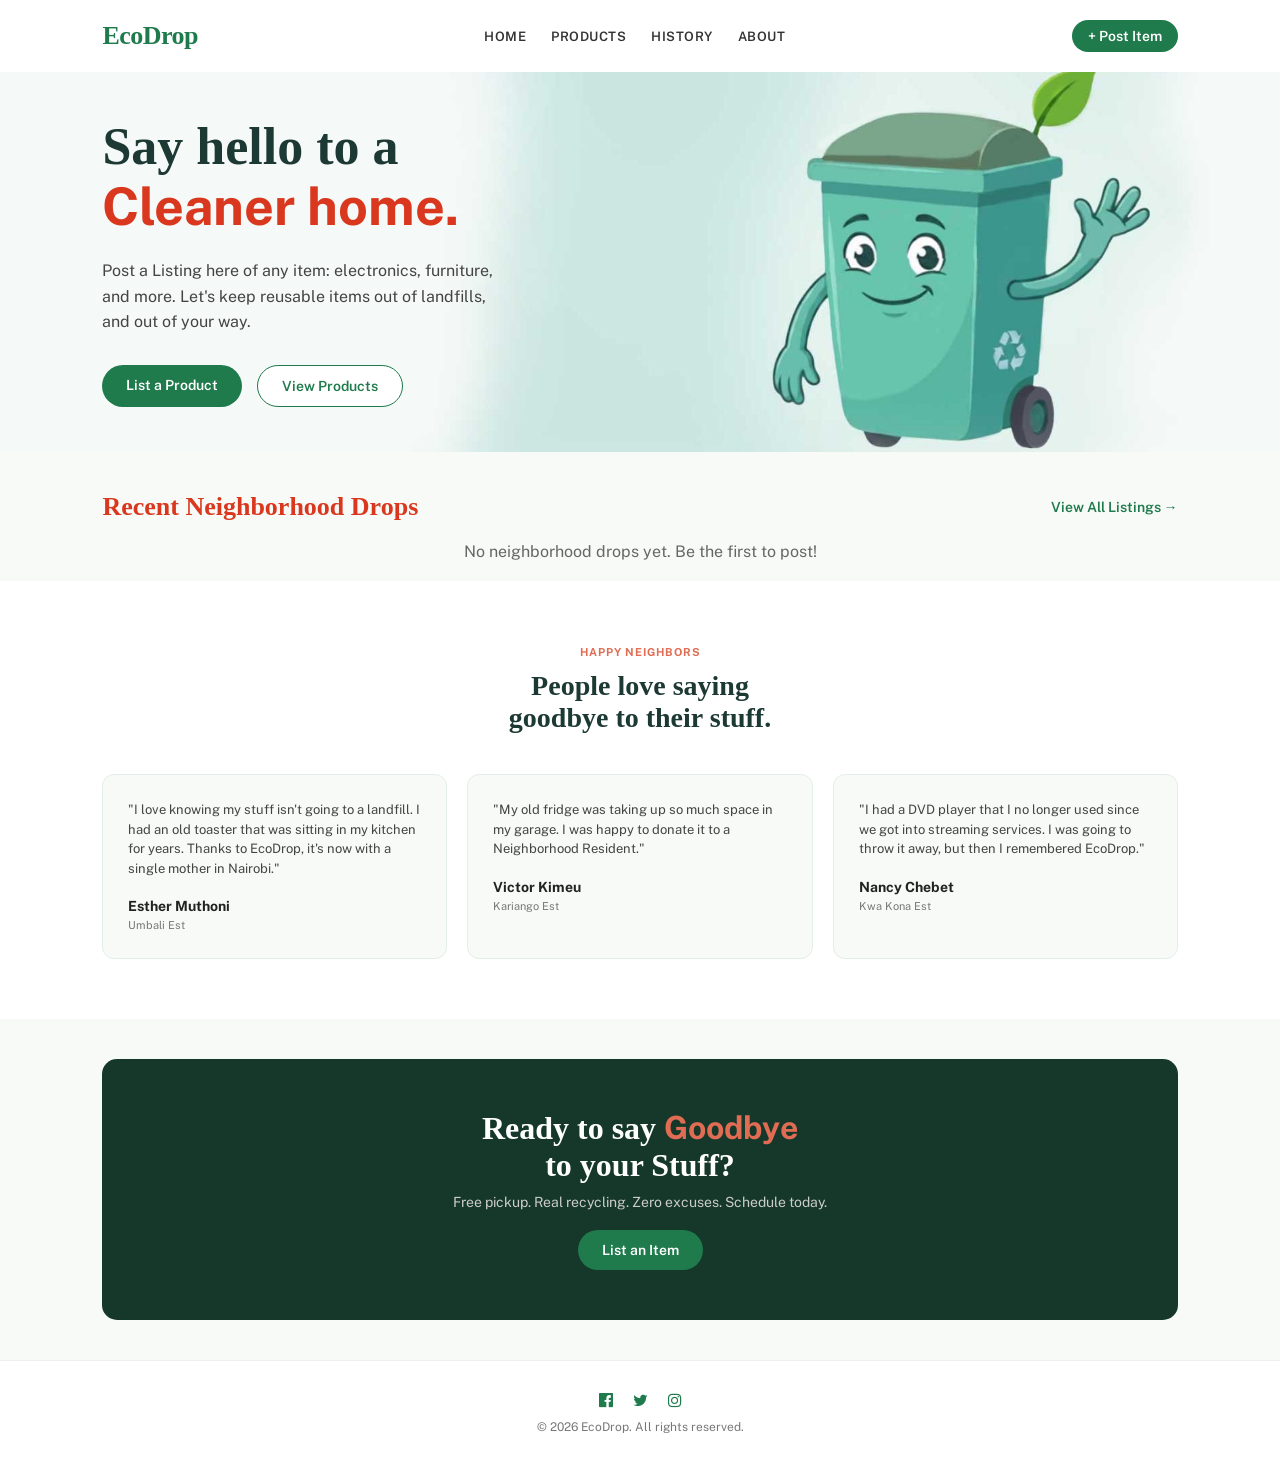
<file: index.html>
<!DOCTYPE html>
<html lang="en">

<head>
    <meta charset="UTF-8">
    <meta name="viewport" content="width=device-width, initial-scale=1.0">
    <title>EcoDrop - Neighborhood Recycling Directory</title>
    <link rel="stylesheet" href="style.css">
    <link rel="stylesheet" href="https://cdnjs.cloudflare.com/ajax/libs/font-awesome/4.7.0/css/font-awesome.min.css">
</head>

<body>
    <header>
    <div class="logo">EcoDrop</div>
    <nav>
        <a href="index.html">HOME</a>
        <a href="browse.html">PRODUCTS</a>
        <a href="history.html">HISTORY</a>
        <a href="about.html">ABOUT</a>
    </nav>
    <div class="nav-right">
    </div>
</header>

    <main>
        <section class="hero-box">
            <div class="hero-content">
                <h1>Say hello to a <br><span>Cleaner home.</span></h1>
                <p>Post a Listing here of any item: electronics, furniture,<br> and more. Let's keep reusable items out of
                    landfills, <br> and out of your way.</p>
                <div class="hero-btns">
                    <a href="post.html" class="btn-green">List a Product</a>
                    <a href="browse.html" class="btn-white">View Products</a>
                </div>
            </div>
        </section>

        <div class="section-header-row">
            <h2>Recent Neighborhood Drops</h2>
            <a href="browse.html" class="view-all-link">View All Listings →</a>
        </div>
        <section class="listings-container" style="padding-top: 0; padding-bottom: 20px;">
            <div id="featured-grid" class="item-grid"></div>
        </section>

        <section id="about-sec" class="testimonials-sec">
            <span class="sub-heading">HAPPY NEIGHBORS</span>
            <h2>People love saying <br>goodbye to their stuff.</h2>

            <div class="test-grid">
                <div class="test-card">
                    <p>"I love knowing my stuff isn't going to a landfill. I had an old toaster that was sitting in my
                        kitchen for years. Thanks to EcoDrop, it's now with a single mother in Nairobi."</p>
                    <h4>Esther Muthoni</h4>
                    <span>Umbali Est</span>
                </div>
                <div class="test-card">
                    <p>"My old fridge was taking up so much space in my garage. I was happy to donate it to a
                        Neighborhood Resident."</p>
                    <h4>Victor Kimeu</h4>
                    <span>Kariango Est</span>
                </div>
                <div class="test-card">
                    <p>"I had a DVD player that I no longer used since we got into streaming services. I was going to
                        throw it away, but then I remembered EcoDrop."</p>
                    <h4>Nancy Chebet</h4>
                    <span>Kwa Kona Est</span>
                </div>
            </div>
        </section>

        <section class="cta-banner">
            <h2>Ready to say <span style="color:#e06d53;">Goodbye</span><br>to your Stuff?</h2>
            <p>Free pickup. Real recycling. Zero excuses. Schedule today.</p>
            <a href="post.html" class="btn-green">List an Item</a>
        </section>
    </main>

    <footer>
        <div class="social-icons">
            <a href="https://www.facebook.com/" target="_blank"><i class="fa fa-facebook-official"></i></a>
            <a href="https://www.twitter.com/" target="_blank"><i class="fa fa-twitter"></i></a>
            <a href="https://www.instagram.com/" target="_blank"><i class="fa fa-instagram"></i></a>
        </div>
        <p>&copy; 2026 EcoDrop. All rights reserved.</p>
    </footer>

    <script src="script.js"></script>
</body>

</html>
</file>
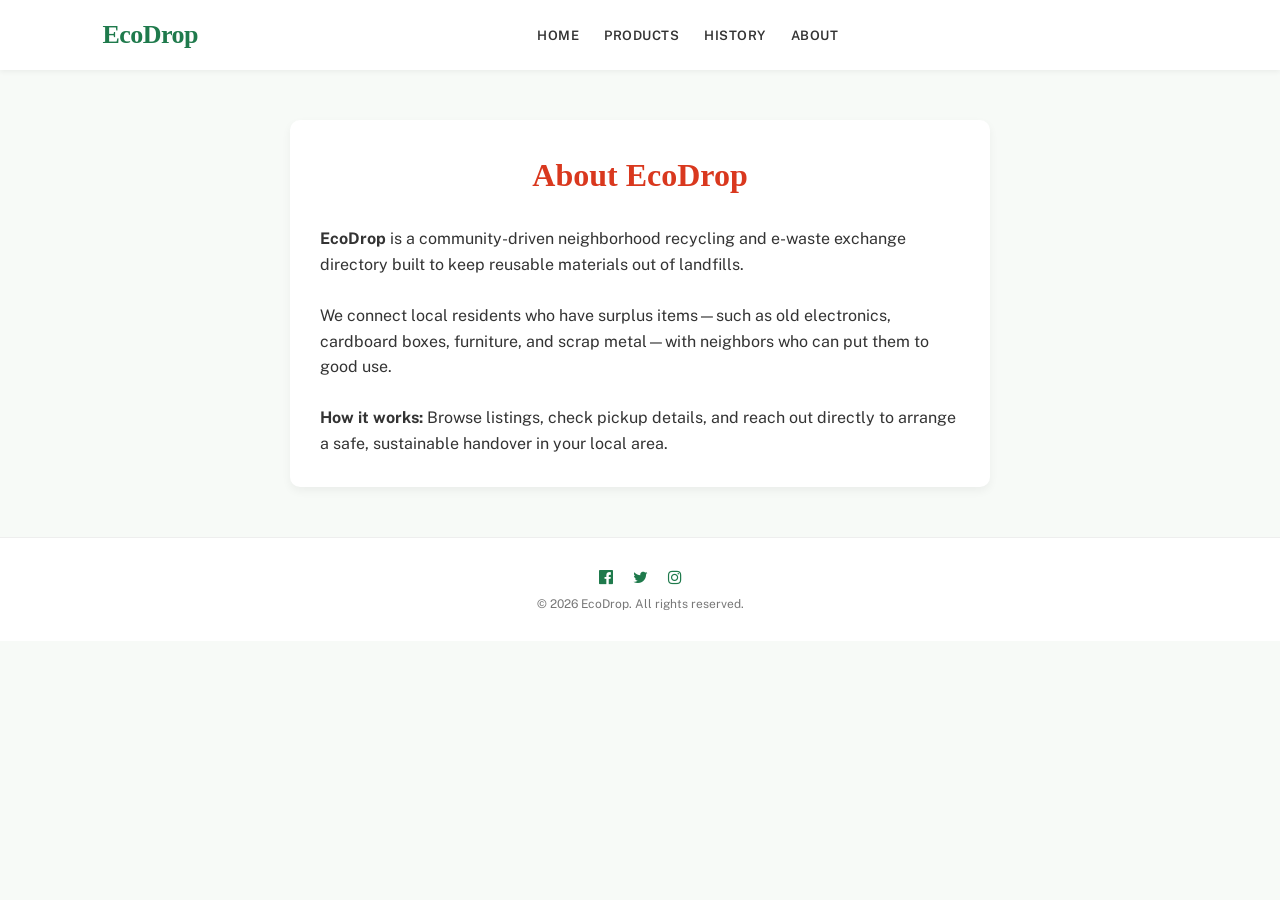
<file: about.html>
<!DOCTYPE html>
<html lang="en">
<head>
    <meta charset="UTF-8">
    <meta name="viewport" content="width=device-width, initial-scale=1.0">
    <title>About Us - EcoDrop</title>
    <link rel="stylesheet" href="style.css">
    <link rel="stylesheet" href="https://cdnjs.cloudflare.com/ajax/libs/font-awesome/4.7.0/css/font-awesome.min.css">
</head>
<body>
    <header>
    <div class="logo">EcoDrop</div>
    <nav>
        <a href="index.html">HOME</a>
        <a href="browse.html">PRODUCTS</a>
        <a href="history.html">HISTORY</a>
        <a href="about.html">ABOUT</a>
    </nav>
    <div class="nav-right">
    </div>
</header>

    <main>
        <section class="form-container" style="text-align: left; line-height: 1.6;">
            <h2 style="text-align: center;">About EcoDrop</h2>
            <p><strong>EcoDrop</strong> is a community-driven neighborhood recycling and e-waste exchange directory built to keep reusable materials out of landfills.</p>
            <br>
            <p>We connect local residents who have surplus items—such as old electronics, cardboard boxes, furniture, and scrap metal—with neighbors who can put them to good use.</p>
            <br>
            <p><strong>How it works:</strong> Browse listings, check pickup details, and reach out directly to arrange a safe, sustainable handover in your local area.</p>
        </section>
    </main>

    <footer>
        <div class="social-icons">
            <a href="https://www.facebook.com/" target="_blank"><i class="fa fa-facebook-official"></i></a>
            <a href="https://www.twitter.com/" target="_blank"><i class="fa fa-twitter"></i></a>
            <a href="https://www.instagram.com/" target="_blank"><i class="fa fa-instagram"></i></a>
        </div>
        <p>&copy; 2026 EcoDrop. All rights reserved.</p>
    </footer>
</body>
</html>
</file>
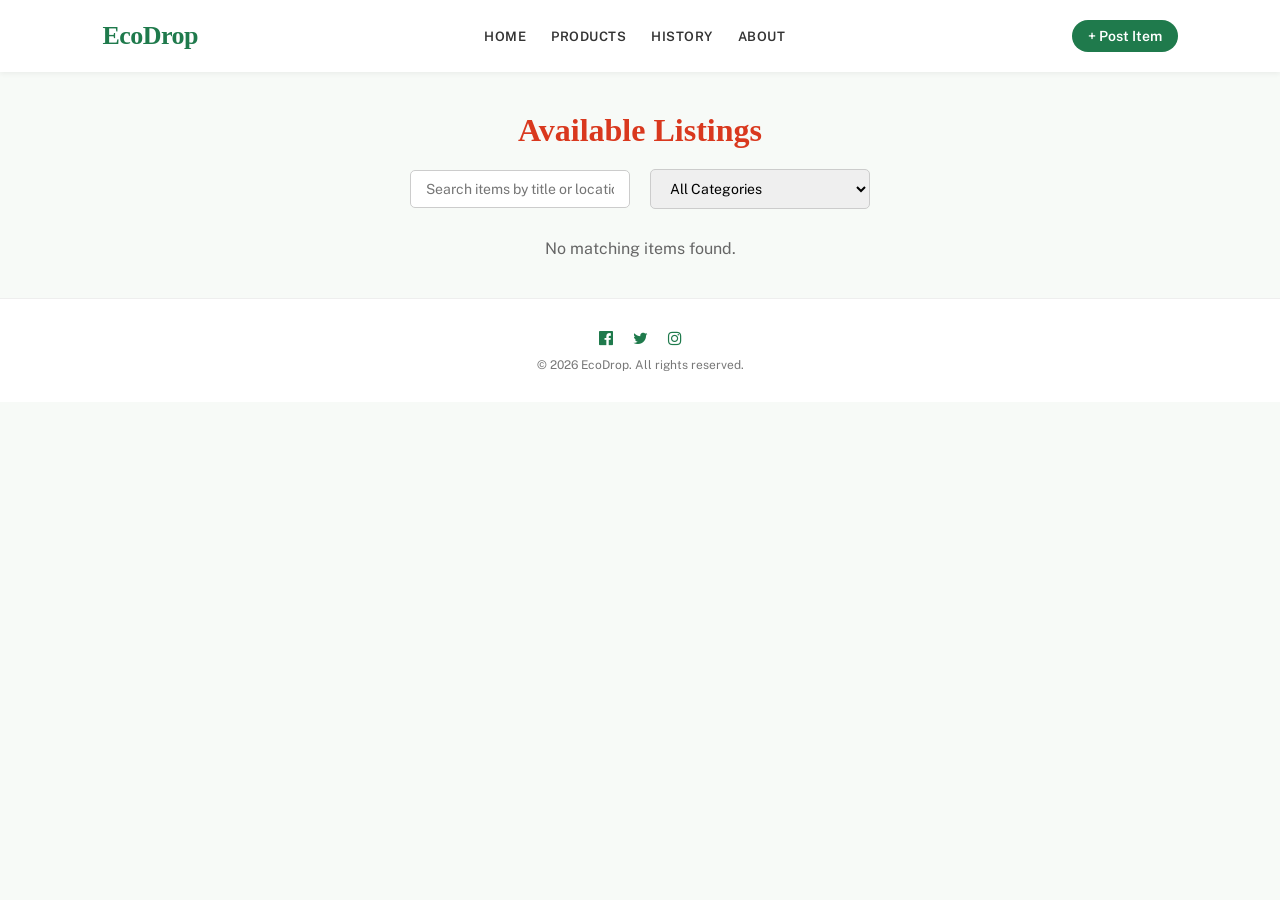
<file: browse.html>
<!DOCTYPE html>
<html lang="en">
<head>
    <meta charset="UTF-8">
    <meta name="viewport" content="width=device-width, initial-scale=1.0">
    <title>Browse Products - EcoDrop</title>
    <link rel="stylesheet" href="style.css">
    <link rel="stylesheet" href="https://cdnjs.cloudflare.com/ajax/libs/font-awesome/4.7.0/css/font-awesome.min.css">
</head>
<body>
    <header>
    <div class="logo">EcoDrop</div>
    <nav>
        <a href="index.html">HOME</a>
        <a href="browse.html">PRODUCTS</a>
        <a href="history.html">HISTORY</a>
        <a href="about.html">ABOUT</a>
    </nav>
    <div class="nav-right">
    </div>
</header>

    <main>
        <section class="listings-container">
            <h2>Available Listings</h2>

            <div class="controls-bar">
                <input type="text" id="search-input" class="search-input" placeholder="Search items by title or location...">
                
                <div class="filter-box">
                    <select id="filter-select">
                        <option value="All">All Categories</option>
                        <option value="E-Waste">E-Waste</option>
                        <option value="Plastics">Plastics</option>
                        <option value="Metals">Metals</option>
                        <option value="Glass">Glass</option>
                        <option value="Furniture">Furniture</option>
                        <option value="Other">Other</option>
                    </select>
                </div>
            </div>

            <div id="item-grid" class="item-grid"></div>
        </section>
    </main>

    <footer>
        <div class="social-icons">
            <a href="https://www.facebook.com/" target="_blank"><i class="fa fa-facebook-official"></i></a>
            <a href="https://www.twitter.com/" target="_blank"><i class="fa fa-twitter"></i></a>
            <a href="https://www.instagram.com/" target="_blank"><i class="fa fa-instagram"></i></a>
        </div>
        <p>&copy; 2026 EcoDrop. All rights reserved.</p>
    </footer>

    <script src="script.js"></script>
</body>
</html>
</file>
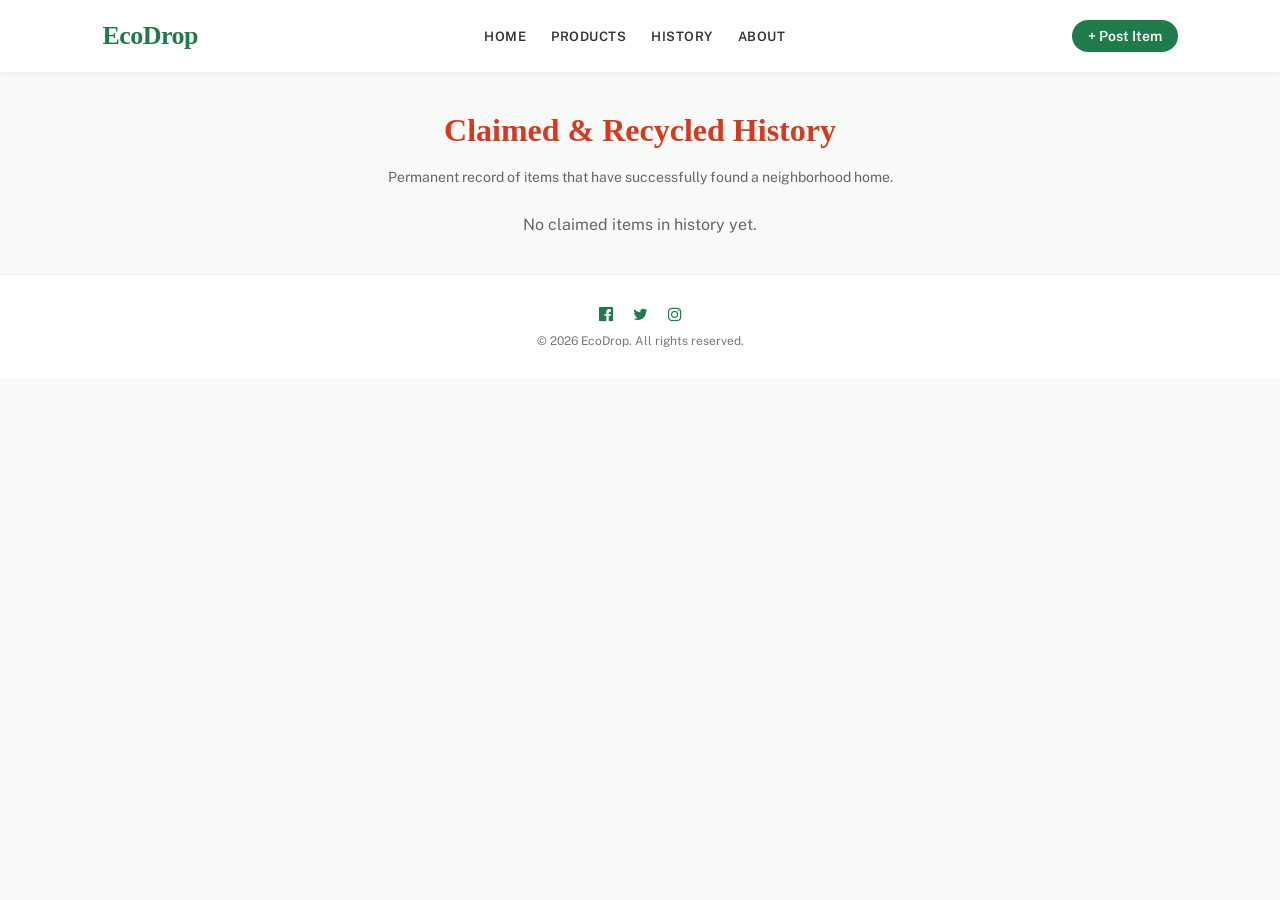
<file: history.html>
<!DOCTYPE html>
<html lang="en">
<head>
    <meta charset="UTF-8">
    <meta name="viewport" content="width=device-width, initial-scale=1.0">
    <title>Claimed History - EcoDrop</title>
    <link rel="stylesheet" href="style.css">
    <link rel="stylesheet" href="https://cdnjs.cloudflare.com/ajax/libs/font-awesome/4.7.0/css/font-awesome.min.css">
</head>
<body>
    <header>
    <div class="logo">EcoDrop</div>
    <nav>
        <a href="index.html">HOME</a>
        <a href="browse.html">PRODUCTS</a>
        <a href="history.html">HISTORY</a>
        <a href="about.html">ABOUT</a>
    </nav>
    <div class="nav-right">
    </div>
</header>

    <main>
        <section class="listings-container">
            <h2>Claimed & Recycled History</h2>
            <p style="color: #666; margin-bottom: 30px; font-size: 14px;">Permanent record of items that have successfully found a neighborhood home.</p>
            <div id="history-grid" class="item-grid"></div>
        </section>
    </main>

    <footer>
        <div class="social-icons">
            <a href="https://www.facebook.com/" target="_blank"><i class="fa fa-facebook-official"></i></a>
            <a href="https://www.twitter.com/" target="_blank"><i class="fa fa-twitter"></i></a>
            <a href="https://www.instagram.com/" target="_blank"><i class="fa fa-instagram"></i></a>
        </div>
        <p>&copy; 2026 EcoDrop. All rights reserved.</p>
    </footer>

    <script src="script.js"></script>
</body>
</html>
</file>
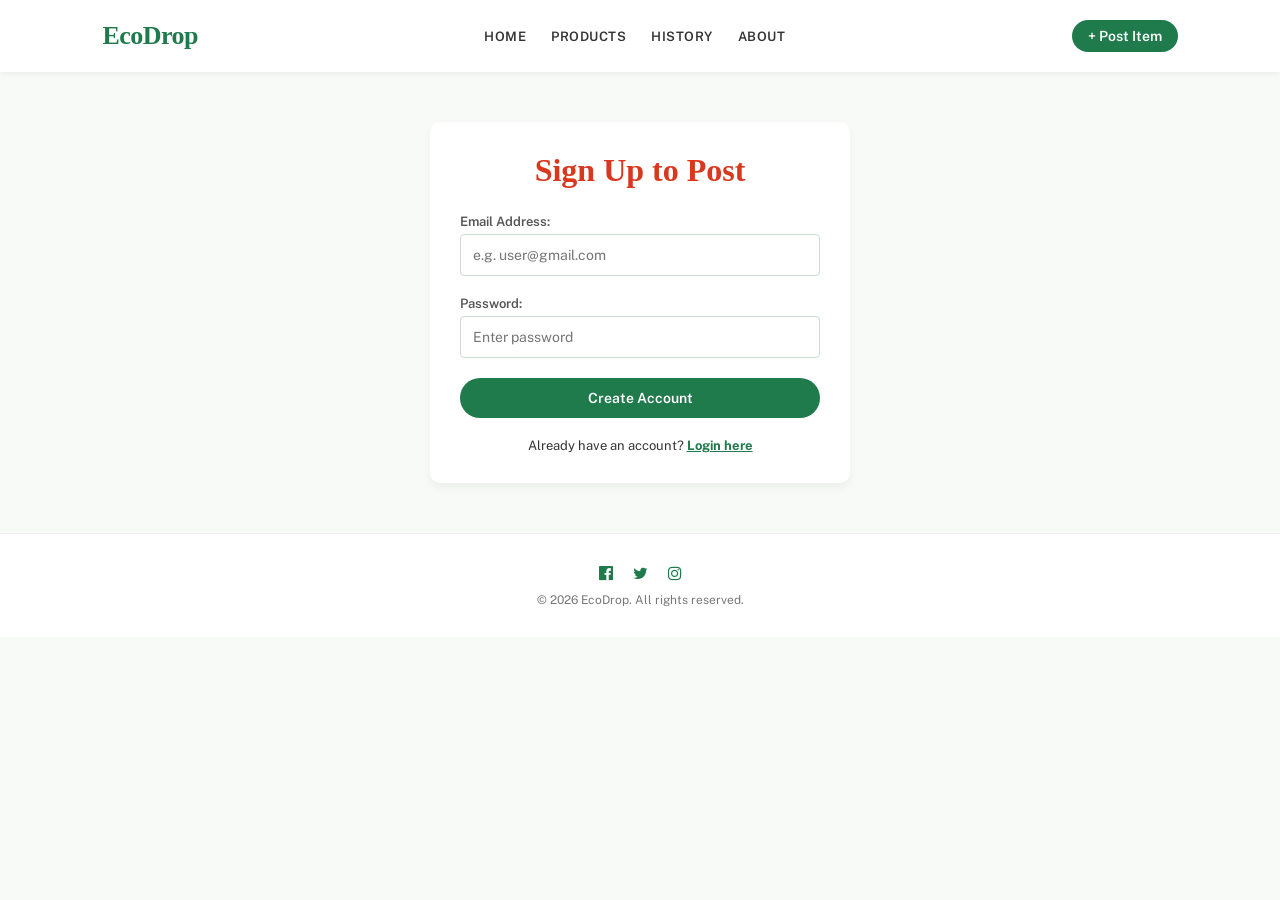
<file: login.html>
<!DOCTYPE html>
<html lang="en">
<head>
    <meta charset="UTF-8">
    <meta name="viewport" content="width=device-width, initial-scale=1.0">
    <title>Account Access - EcoDrop</title>
    <link rel="stylesheet" href="style.css">
    <link rel="stylesheet" href="https://cdnjs.cloudflare.com/ajax/libs/font-awesome/4.7.0/css/font-awesome.min.css">
    <style>
        .form-container {
            max-width: 420px !important;
            margin: 50px auto !important;
        }
        .form-group input[type="email"],
        .form-group input[type="password"] {
            width: 100%;
            padding: 12px;
            box-sizing: border-box;
            border: 1px solid #cbdcd1;
            border-radius: 4px;
            font-size: 14px;
            font-family: inherit;
        }
    </style>
</head>
<body>
    <header>
        <div class="logo">EcoDrop</div>
        <nav>
            <a href="index.html">HOME</a>
            <a href="browse.html">PRODUCTS</a>
            <a href="history.html">HISTORY</a>
            <a href="about.html">ABOUT</a>
        </nav>
        <div class="nav-right">
        </div>
    </header>

    <main>
        <section class="form-container">
            <h2 id="login-title">Sign Up to Post</h2>
            <form id="login-form">
                <div class="form-group">
                    <label for="login-email">Email Address:</label>
                    <input type="email" id="login-email" placeholder="e.g. user@gmail.com" required>
                </div>
                
                <div class="form-group">
                    <label for="login-pass">Password:</label>
                    <input type="password" id="login-pass" placeholder="Enter password" required>
                </div>

                <button type="submit" id="login-submit-btn" class="btn-green" style="width: 100%;">Create Account</button>
            </form>
            <p style="margin-top: 20px; font-size: 13px; text-align: center;">
                <span id="toggle-text">Already have an account?</span> 
                <a href="#" id="toggle-login-mode" style="color: #1f7a4c; font-weight: bold;">Login here</a>
            </p>
        </section>
    </main>

    <footer>
        <div class="social-icons">
            <a href="https://www.facebook.com/" target="_blank"><i class="fa fa-facebook-official"></i></a>
            <a href="https://www.twitter.com/" target="_blank"><i class="fa fa-twitter"></i></a>
            <a href="https://www.instagram.com/" target="_blank"><i class="fa fa-instagram"></i></a>
        </div>
        <p>&copy; 2026 EcoDrop. All rights reserved.</p>
    </footer>

    <script src="script.js"></script>
</body>
</html>
</file>
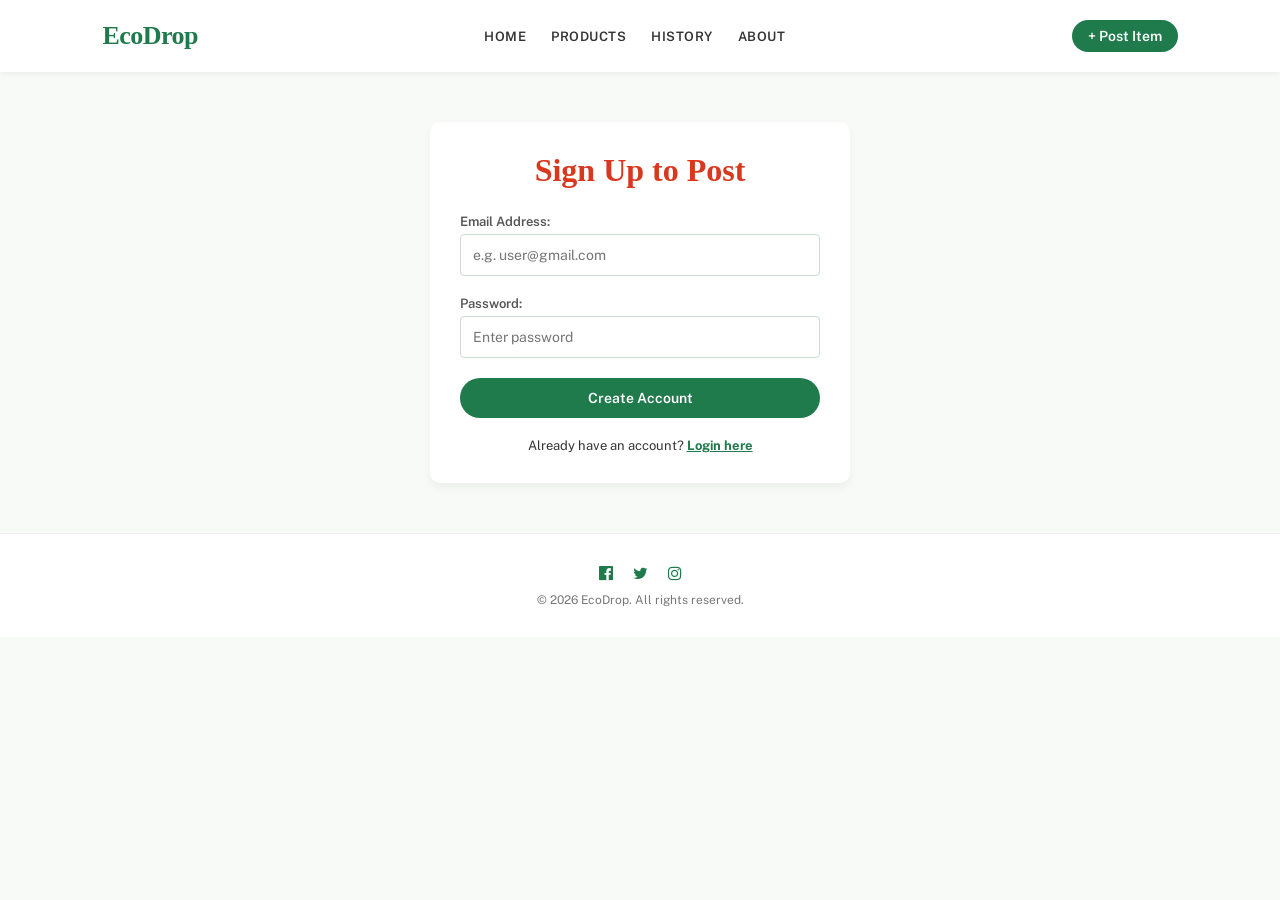
<file: post.html>
<!DOCTYPE html>
<html lang="en">
<head>
    <meta charset="UTF-8">
    <meta name="viewport" content="width=device-width, initial-scale=1.0">
    <title>Post an Item - EcoDrop</title>
    <link rel="stylesheet" href="style.css">
    <link rel="stylesheet" href="https://cdnjs.cloudflare.com/ajax/libs/font-awesome/4.7.0/css/font-awesome.min.css">
</head>
<body>
    <header>
    <div class="logo">EcoDrop</div>
    <nav>
        <a href="index.html">HOME</a>
        <a href="browse.html">PRODUCTS</a>
        <a href="history.html">HISTORY</a>
        <a href="about.html">ABOUT</a>
    </nav>
    <div class="nav-right">
    </div>
</header>

    <main>
        <section class="form-container">
            <h2>POST AN ITEM FORM</h2>
            <form id="item-form">
                <div class="form-group">
                    <label for="item-title">Item Title:</label>
                    <input type="text" id="item-title" placeholder="e.g. Old Laptop Batteries, Plastic Bottles" required>
                </div>

                <div class="form-group">
                    <label for="item-cat">Category:</label>
                    <select id="item-cat" required>
                        <option value="E-Waste">E-Waste</option>
                        <option value="Plastics">Plastics</option>
                        <option value="Metals">Metals</option>
                        <option value="Glass">Glass</option>
                        <option value="Furniture">Furniture</option>
                        <option value="Other">Other</option>
                    </select>
                </div>

                <div class="form-group">
                    <label for="item-phone">Phone Number:</label>
                    <input type="tel" id="item-phone" placeholder="e.g. 0712345678" required>
                </div>

                <div class="form-group">
                    <label for="item-email">Email Address:</label>
                    <input type="email" id="item-email" placeholder="e.g. example@gmail.com" required>
                </div>

                <div class="form-group">
                    <label for="item-desc">Item Description:</label>
                    <textarea id="item-desc" rows="3" placeholder="Provide details about the item..." required></textarea>
                </div>

                <div class="form-group">
                    <label for="item-location">Pickup Location:</label>
                    <input type="text" id="item-location" placeholder="e.g. Westlands Estate - Gate 2" required>
                </div>

                <div class="form-group">
                    <label for="item-img">Item Image (Optional):</label>
                    <input type="file" id="item-img" accept="image/*">
                </div>

                <button type="submit" id="add-btn" class="btn-green">Post Item</button>
            </form>
        </section>
    </main>

    <footer>
        <div class="social-icons">
            <a href="https://www.facebook.com/" target="_blank"><i class="fa fa-facebook-official"></i></a>
            <a href="https://www.twitter.com/" target="_blank"><i class="fa fa-twitter"></i></a>
            <a href="https://www.instagram.com/" target="_blank"><i class="fa fa-instagram"></i></a>
        </div>
        <p>&copy; 2026 EcoDrop. All rights reserved.</p>
    </footer>

    <script src="script.js"></script>
</body>
</html>
</file>
<file: style.css>
@import url('https://fonts.googleapis.com/css2?family=Public+Sans:wght@300;400;500;600;700&family=Redaction:wght@700&display=swap');

* {
    margin: 0;
    padding: 0;
    box-sizing: border-box;
    font-family: 'Public Sans', sans-serif;
}

body {
    background-color: #f7faf7;
    color: #333;
}

h1, h2, h3, .logo, .hero-content h1, .listings-container h2, .form-container h2 {
    font-family: 'Redaction', serif;
    font-weight: 700;
}

header {
    display: flex;
    justify-content: space-between;
    align-items: center;
    width: 100%;
    padding: 20px 8%;
    background-color: #ffffff;
    box-shadow: 0 2px 5px rgba(0,0,0,0.05);
    box-sizing: border-box;
}

.logo {
    font-size: 26px;
    color: #1f7a4c;
    letter-spacing: -0.5px;
    flex-shrink: 0;
}

header nav {
    display: flex;
    gap: 25px;
    align-items: center;
    flex-shrink: 0;
}

header nav a {
    text-decoration: none;
    color: #333;
    font-weight: 600;
    font-size: 13px;
    letter-spacing: 0.5px;
    white-space: nowrap;
}

header nav a:hover, header nav a.active {
    color: #1f7a4c;
}

.nav-right {
    display: flex;
    align-items: center;
    gap: 12px;
    flex-shrink: 0;
}

.hero-box {
    position: relative;
    width: 100%;
    height: 380px;
    background-image: url('images/hero9.jpg');
    background-size: cover;
    background-position: center;
    display: flex;
    align-items: center;
    padding: 0 5% 0 8%;
}

.hero-content {
    max-width: 600px;
    z-index: 2;
}

.hero-content h1 {
    font-size: 52px;
    color: #1d3933;
    margin-bottom: 20px;
    line-height: 1.15;
}

.hero-content h1 span {
    color: #d9381e;
}

.hero-content p {
    font-size: 16px;
    color: #444;
    font-weight: 400;
    margin-bottom: 30px;
    line-height: 1.6;
}

.hero-btns {
    display: flex;
    gap: 15px;
}

.btn-green {
    background-color: #1f7a4c;
    color: white;
    padding: 12px 24px;
    border-radius: 25px;
    text-decoration: none;
    border: none;
    cursor: pointer;
    font-size: 14px;
    font-weight: 600;
    display: inline-block;
}

.btn-green:hover {
    background-color: #165837;
}

.btn-white {
    background-color: white;
    color: #1f7a4c;
    padding: 12px 24px;
    border-radius: 25px;
    text-decoration: none;
    border: 1px solid #1f7a4c;
    font-size: 14px;
    font-weight: 600;
    display: inline-block;
}

.btn-white:hover {
    background-color: #f0f7f3;
}

.form-container {
    max-width: 700px;
    margin: 50px auto;
    padding: 30px;
    background: white;
    border-radius: 10px;
    box-shadow: 0 4px 10px rgba(0,0,0,0.05);
    text-align: center;
}

.form-container h2 {
    color: #d9381e;
    margin-bottom: 25px;
    font-size: 32px;
}

.form-group {
    margin-bottom: 20px;
    text-align: left;
}

.form-group label {
    display: block;
    margin-bottom: 5px;
    font-weight: 600;
    font-size: 13px;
    color: #555;
}

.form-group input[type="text"], 
.form-group input[type="tel"],
.form-group input[type="email"],
.form-group input[type="file"],
.form-group select,
.form-group textarea {
    width: 100%;
    padding: 12px;
    border: 1px solid #ccc;
    border-radius: 5px;
    font-size: 14px;
}

.listings-container {
    padding: 40px 8%;
    text-align: center;
}

.listings-container h2 {
    color: #d9381e;
    font-size: 32px;
    margin-bottom: 20px;
}

.controls-bar {
    display: flex;
    justify-content: center;
    align-items: center;
    gap: 20px;
    margin-bottom: 30px;
    flex-wrap: wrap;
}

.search-input, .filter-box select {
    padding: 10px 15px;
    border-radius: 5px;
    border: 1px solid #ccc;
    font-size: 14px;
    min-width: 220px;
}

.item-grid {
    display: grid;
    grid-template-columns: repeat(3, 1fr);
    gap: 20px;
}

@media(max-width: 900px) {
    .item-grid, .test-grid {
        grid-template-columns: repeat(1, 1fr);
    }
}

.item-card {
    background: white;
    border: 1px solid #eee;
    border-radius: 8px;
    padding: 20px;
    text-align: left;
    box-shadow: 0 2px 6px rgba(0,0,0,0.04);
}

.item-card-img {
    width: 100%;
    height: 160px;
    object-fit: cover;
    border-radius: 5px;
    margin-bottom: 12px;
}

.item-card h3 {
    margin-bottom: 8px;
    color: #1f7a4c;
    font-size: 20px;
}

.item-card .badge-cat {
    display: inline-block;
    background: #e1f2e8;
    color: #1f7a4c;
    padding: 3px 8px;
    font-size: 11px;
    border-radius: 4px;
    margin-bottom: 10px;
    font-weight: 700;
}

.item-card p {
    font-size: 13px;
    color: #666;
    margin-bottom: 8px;
}

.item-location {
    font-size: 12px;
    color: #333;
    font-weight: 600;
    margin-bottom: 10px;
}

.item-contact {
    font-size: 12px;
    color: #444;
    background: #f0f7f3;
    padding: 8px 10px;
    border-radius: 5px;
    margin-bottom: 15px;
}

.claim-btn {
    background: #1f7a4c;
    color: white;
    border: none;
    padding: 8px 14px;
    border-radius: 4px;
    cursor: pointer;
    font-weight: 600;
    width: 100%;
    font-size: 13px;
}
.claim-btn:hover {
    background: #165837;
}

.section-header-row {
    display: flex;
    justify-content: space-between;
    align-items: center;
    padding: 40px 8% 20px 8%;
}

.section-header-row h2 {
    color: #d9381e;
    font-size: 26px;
}

.view-all-link {
    color: #1f7a4c;
    text-decoration: none;
    font-weight: 600;
    font-size: 14px;
}
.view-all-link:hover {
    text-decoration: underline;
}

.testimonials-sec {
    padding: 60px 8%;
    background-color: #ffffff;
    text-align: center;
}

.sub-heading {
    color: #e06d53;
    font-size: 11px;
    font-weight: 700;
    letter-spacing: 1px;
}

.testimonials-sec h2 {
    font-size: 28px;
    margin: 10px 0 40px 0;
    color: #1d3933;
}

.test-grid {
    display: grid;
    grid-template-columns: repeat(3, 1fr);
    gap: 20px;
}

.test-card {
    background: #f7faf7;
    border: 1px solid #e2eee7;
    border-radius: 12px;
    padding: 25px;
    text-align: left;
}

.test-card p {
    font-size: 13px;
    color: #444;
    margin-bottom: 20px;
    line-height: 1.5;
}

.test-card h4 {
    font-size: 14px;
    color: #222;
}

.test-card span {
    font-size: 11px;
    color: #777;
}

.cta-banner {
    background-color: #16382b;
    color: white;
    margin: 40px 8%;
    padding: 50px;
    border-radius: 15px;
    text-align: center;
}

.cta-banner h2 {
    font-size: 32px;
    margin-bottom: 10px;
}

.cta-banner h2 span {
    color: #e06d53;
}

.cta-banner p {
    margin-bottom: 20px;
    color: #ccc;
    font-size: 14px;
}

footer {
    text-align: center;
    padding: 30px;
    background-color: #ffffff;
    border-top: 1px solid #eee;
}

.social-icons {
    margin-bottom: 10px;
}

.social-icons a {
    color: #1f7a4c;
    margin: 0 8px;
    font-size: 16px;
    text-decoration: none;
}

footer p {
    font-size: 12px;
    color: #777;
}
</file>
